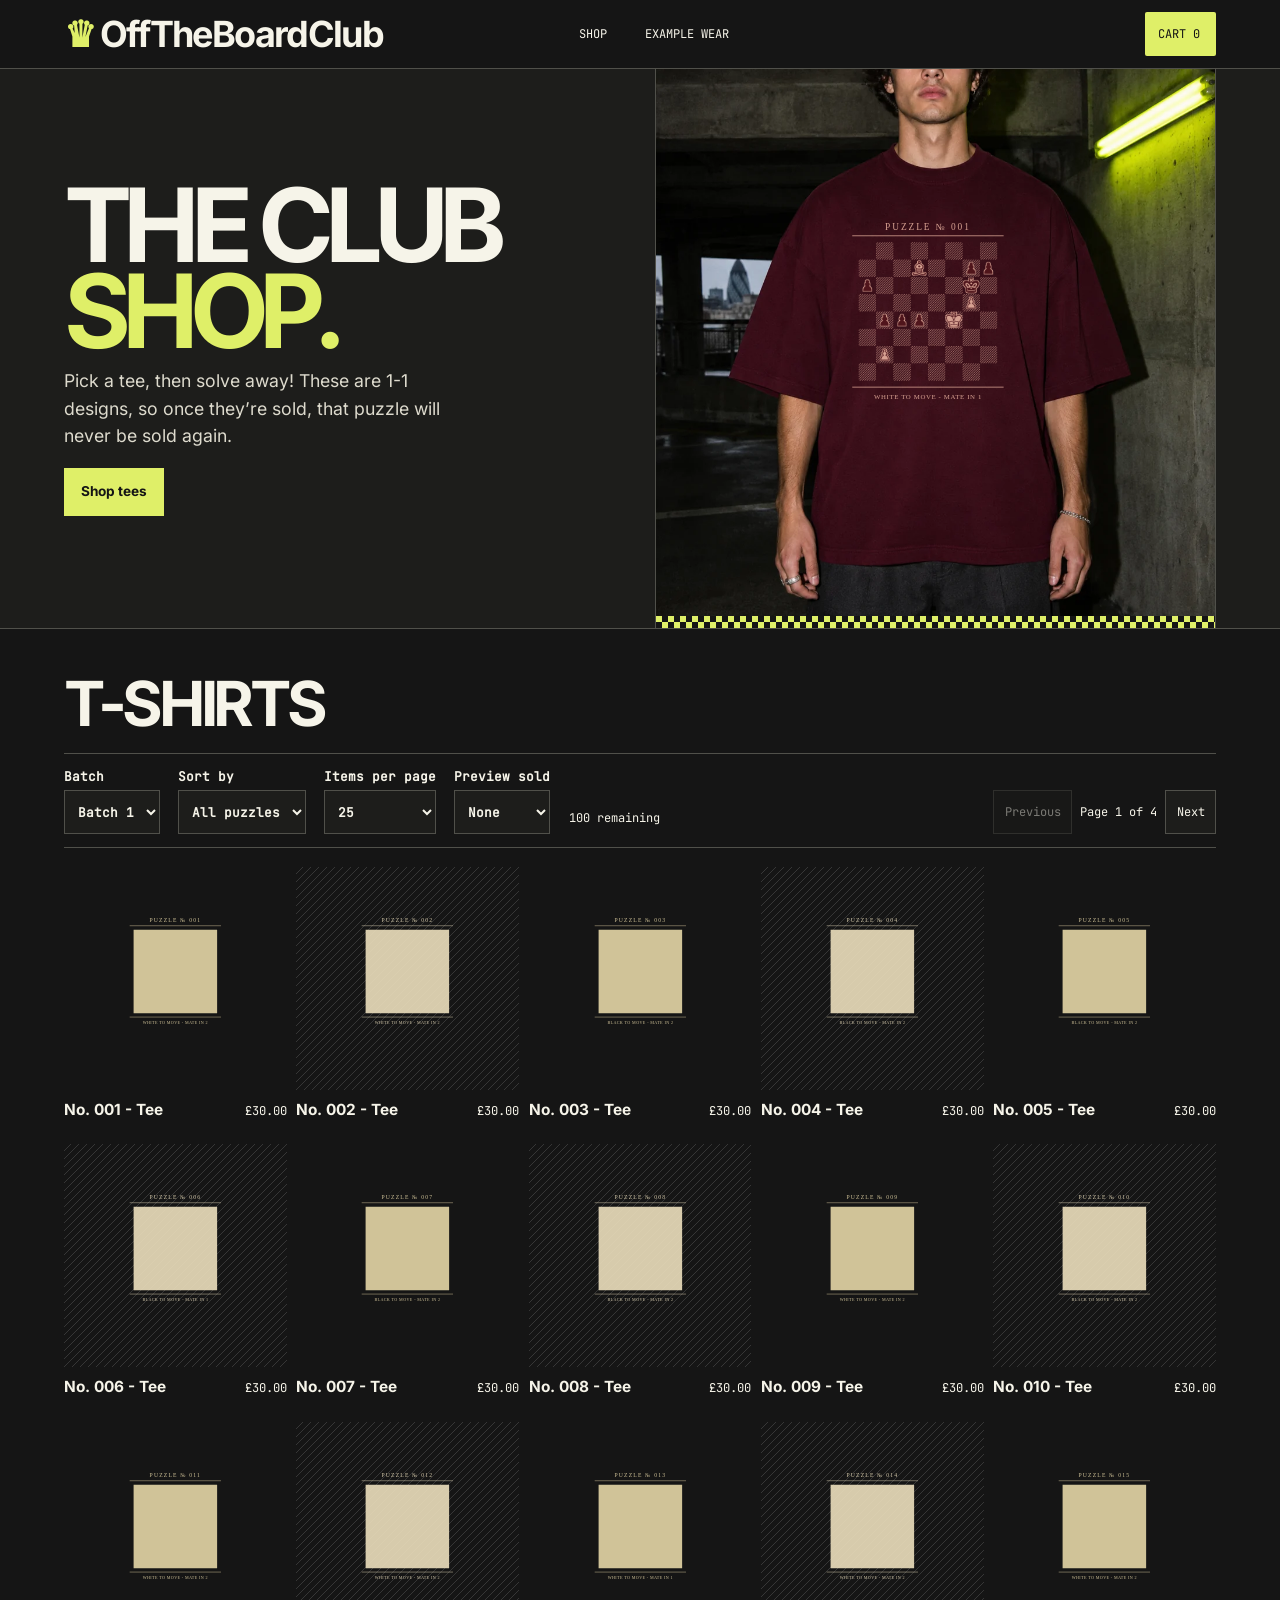
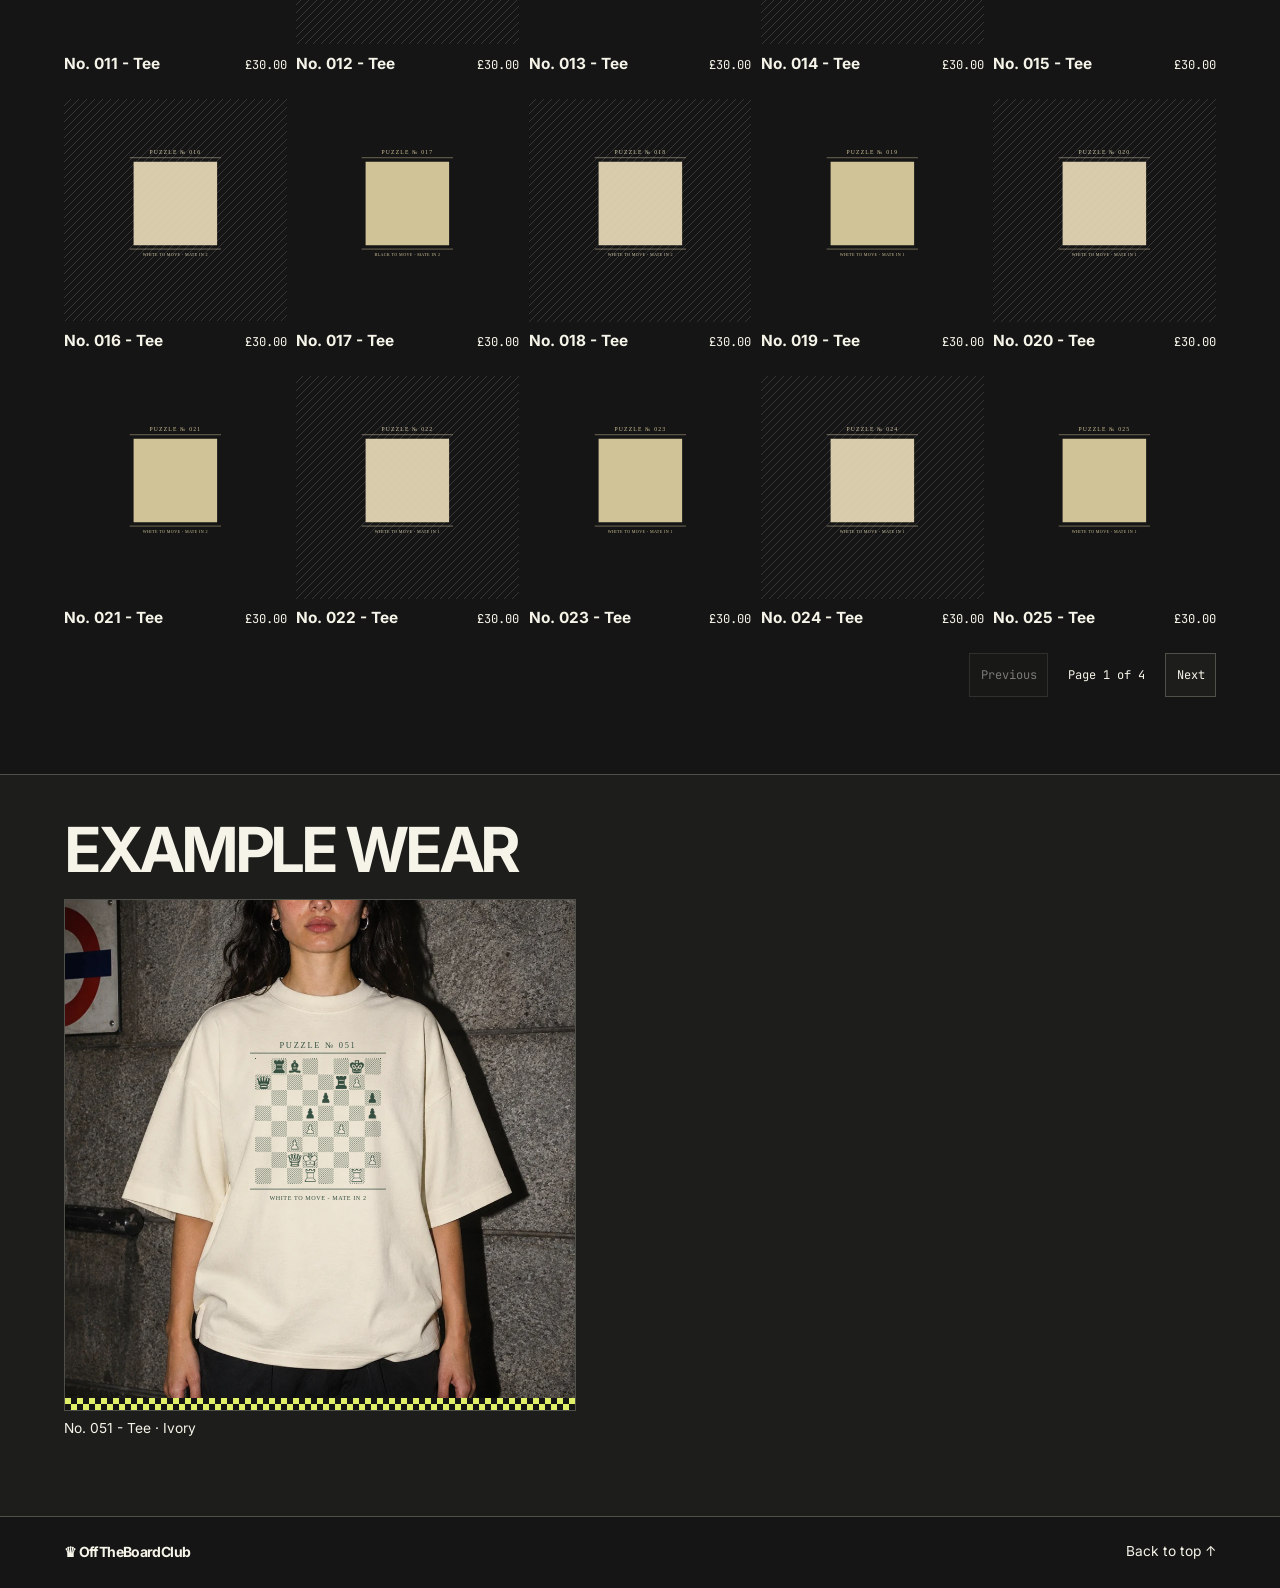
<file: index.html>
<!doctype html>
<html lang="en-GB">
<head>
  <meta charset="utf-8">
  <meta name="viewport" content="width=device-width, initial-scale=1, viewport-fit=cover">
  <meta name="description" content="OffTheBoardClub puzzle T-shirts with interactive chess puzzles.">
  <title>The Club Shop — OffTheBoardClub</title>
  <link rel="stylesheet" href="store.css?v=17">
  <link rel="stylesheet" href="editions.css?v=31">
  <link rel="stylesheet" href="streetwear.css?v=32">
  <script defer src="catalog.js?v=67"></script>
  <script defer src="puzzle-batch-2.js?v=66"></script>
  <script defer src="store.js?v=67"></script>
  <script defer src="editions.js?v=65"></script>
</head>
<body class="postal streetwear" data-edition="club-shop">
<svg class="print-ink-definitions" aria-hidden="true" width="0" height="0">
  <defs>
    <filter id="print-ink-queen" x="0" y="0" width="100%" height="100%" color-interpolation-filters="sRGB"><feColorMatrix type="matrix" values="0 0 0 0 0.9098 0 0 0 0 0.6941 0 0 0 0 0.6235 -.2126 -.7152 -.0722 0 1"/></filter>
    <filter id="print-ink-pawn" x="0" y="0" width="100%" height="100%" color-interpolation-filters="sRGB"><feColorMatrix type="matrix" values="0 0 0 0 0.5020 0 0 0 0 0.8706 0 0 0 0 0.8784 -.2126 -.7152 -.0722 0 1"/></filter>
    <filter id="print-ink-knight" x="0" y="0" width="100%" height="100%" color-interpolation-filters="sRGB"><feColorMatrix type="matrix" values="0 0 0 0 0.9255 0 0 0 0 0.8745 0 0 0 0 0.7412 -.2126 -.7152 -.0722 0 1"/></filter>
    <filter id="print-ink-rook" x="0" y="0" width="100%" height="100%" color-interpolation-filters="sRGB"><feColorMatrix type="matrix" values="0 0 0 0 0.1373 0 0 0 0 0.2510 0 0 0 0 0.1961 -.2126 -.7152 -.0722 0 1"/></filter>
    <filter id="print-ink-forest" x="0" y="0" width="100%" height="100%" color-interpolation-filters="sRGB"><feColorMatrix type="matrix" values="0 0 0 0 0.8980 0 0 0 0 0.8392 0 0 0 0 0.6549 -.2126 -.7152 -.0722 0 1"/></filter>
    <filter id="print-ink-clay" x="0" y="0" width="100%" height="100%" color-interpolation-filters="sRGB"><feColorMatrix type="matrix" values="0 0 0 0 1.0000 0 0 0 0 0.9725 0 0 0 0 0.9216 -.2126 -.7152 -.0722 0 1"/></filter>
    <filter id="print-ink-oatmeal" x="0" y="0" width="100%" height="100%" color-interpolation-filters="sRGB"><feColorMatrix type="matrix" values="0 0 0 0 0.3373 0 0 0 0 0.2000 0 0 0 0 0.1608 -.2126 -.7152 -.0722 0 1"/></filter>
    <filter id="print-ink-coffee" x="0" y="0" width="100%" height="100%" color-interpolation-filters="sRGB"><feColorMatrix type="matrix" values="0 0 0 0 0.9059 0 0 0 0 0.7451 0 0 0 0 0.5176 -.2126 -.7152 -.0722 0 1"/></filter>
  </defs>
</svg>
<a class="skip" href="#main">Skip to content</a>
<div class="shop-shell" id="page-top">
  <header class="site-header">
    <a class="wordmark" href="index.html"><span aria-hidden="true">♛</span> <span class="wordmark-name">OffTheBoardClub</span></a>
    <nav class="section-nav" aria-label="On this page"><a href="#collection">Shop</a><a href="#lookbook">Example wear</a></nav>
    <div class="masthead-actions">
      <button class="bag-button" id="open-bag" type="button">Cart <span id="bag-count">0</span></button>
    </div>
  </header>
  <main id="main">
    <section class="edition-hero shop-hero" aria-labelledby="heading">
      <div class="edition-copy">
        <h1 id="heading"><span>The Club</span> <span>Shop.</span></h1>
        <p>Pick a tee, then solve away! These are 1-1 designs, so once they’re sold, that puzzle will never be sold again.</p>
        <a class="button" href="#collection">Shop tees</a>
      </div>
      <figure><a class="puzzle-photo-link" href="puzzle/index.html?puzzle=001&amp;product=queen&amp;batch=2" aria-label="View No. 001 - Tee, Oxblood"><svg class="tee-preview" role="img" aria-label="No. 001 - Tee in Oxblood on a model: White to move · mate in 1, Puzzle ledger" viewBox="0 0 512 512" width="512" height="512">
    <image href="assets/streetwear-oxblood.webp" width="512" height="512"/>
    <g transform="translate(249 222) scale(.66) translate(-256 -240)">
      <svg x="160" y="144" width="192" height="192" viewBox="0 0 768 768" opacity=".9">
    <image href="assets/chess-template/board.png" width="768" height="768" filter="url(#print-ink-queen)"/>
    <image href="assets/chess-template/white-bishop.png" x="288" y="96" width="96" height="96" filter="url(#piece-ink-queen)"/><image href="assets/chess-template/black-pawn.png" x="576" y="96" width="96" height="96" filter="url(#piece-ink-queen)"/><image href="assets/chess-template/black-pawn.png" x="672" y="96" width="96" height="96" filter="url(#piece-ink-queen)"/><image href="assets/chess-template/black-pawn.png" x="0" y="192" width="96" height="96" filter="url(#piece-ink-queen)"/><image href="assets/chess-template/black-king.png" x="576" y="192" width="96" height="96" filter="url(#piece-ink-queen)"/><image href="assets/chess-template/white-pawn.png" x="576" y="288" width="96" height="96" filter="url(#piece-ink-queen)"/><image href="assets/chess-template/black-pawn.png" x="96" y="384" width="96" height="96" filter="url(#piece-ink-queen)"/><image href="assets/chess-template/black-pawn.png" x="192" y="384" width="96" height="96" filter="url(#piece-ink-queen)"/><image href="assets/chess-template/black-pawn.png" x="288" y="384" width="96" height="96" filter="url(#piece-ink-queen)"/><image href="assets/chess-template/white-king.png" x="480" y="384" width="96" height="96" filter="url(#piece-ink-queen)"/><image href="assets/chess-template/white-pawn.png" x="96" y="576" width="96" height="96" filter="url(#piece-ink-queen)"/>
  </svg>
      <g fill="#e8b19f" opacity=".9" text-anchor="middle" font-family="Georgia, serif">
      <text x="256" y="127" font-size="13" letter-spacing="2.7">PUZZLE № 001</text>
      <path d="M151 135H361M151 345H361" stroke="#e8b19f" stroke-width="1.1"/>
      <text x="256" y="362" font-size="9.5" letter-spacing=".85">WHITE TO MOVE - MATE IN 1</text>
    </g>
    </g>
  </svg></a></figure>
    </section>
    <section class="collection" id="collection">
      <header class="section-header"><h2 id="catalogue-title" tabindex="-1">T-shirts</h2></header>
      <div class="catalog-tools" aria-label="Catalogue controls">
        <label>Batch<select id="filter-batch"><option value="1">Batch 1</option><option value="2">Batch 2</option></select></label>
        <label>Sort by<select id="filter-mate"><option value="">All puzzles</option><option value="1">Mate in 1</option><option value="2">Mate in 2</option></select></label>
        <label>Items per page<select id="catalog-page-size"><option value="25">25</option><option value="50">50</option><option value="100">100</option></select></label>
        <label>Preview sold<select id="preview-sold"><option value="">None</option></select></label>
        <p id="catalog-count" role="status">100 remaining</p>
        <nav class="catalogue-pages catalogue-pages--top" data-catalog-pages aria-label="Catalogue pages above items" hidden>
          <button data-page-step="-1" type="button" aria-controls="products">Previous</button>
          <span data-catalog-page-status role="status"></span>
          <button data-page-step="1" type="button" aria-controls="products">Next</button>
        </nav>
      </div>
      <div id="products" class="products" data-checker-products data-puzzle-catalogue></div>
      <nav class="catalogue-pages" data-catalog-pages aria-label="Catalogue pages below items" hidden>
        <button data-page-step="-1" type="button" aria-controls="products">Previous</button>
        <span data-catalog-page-status></span>
        <button data-page-step="1" type="button" aria-controls="products">Next</button>
      </nav>
    </section>
    <section class="collection lookbook" id="lookbook">
      <header class="section-header"><h2>Example wear</h2></header>
      <div class="lookbook-grid">
        <figure data-worn-look="streetwear-ivory"></figure>
      </div>
    </section>
  </main>
  <footer><span class="wordmark">♛ OffTheBoardClub</span><a href="#page-top">Back to top ↑</a></footer>
</div>
<dialog id="bag-dialog" aria-labelledby="bag-title"></dialog>
<div class="sr-only" id="status" role="status"></div>
</body>
</html>
</file>
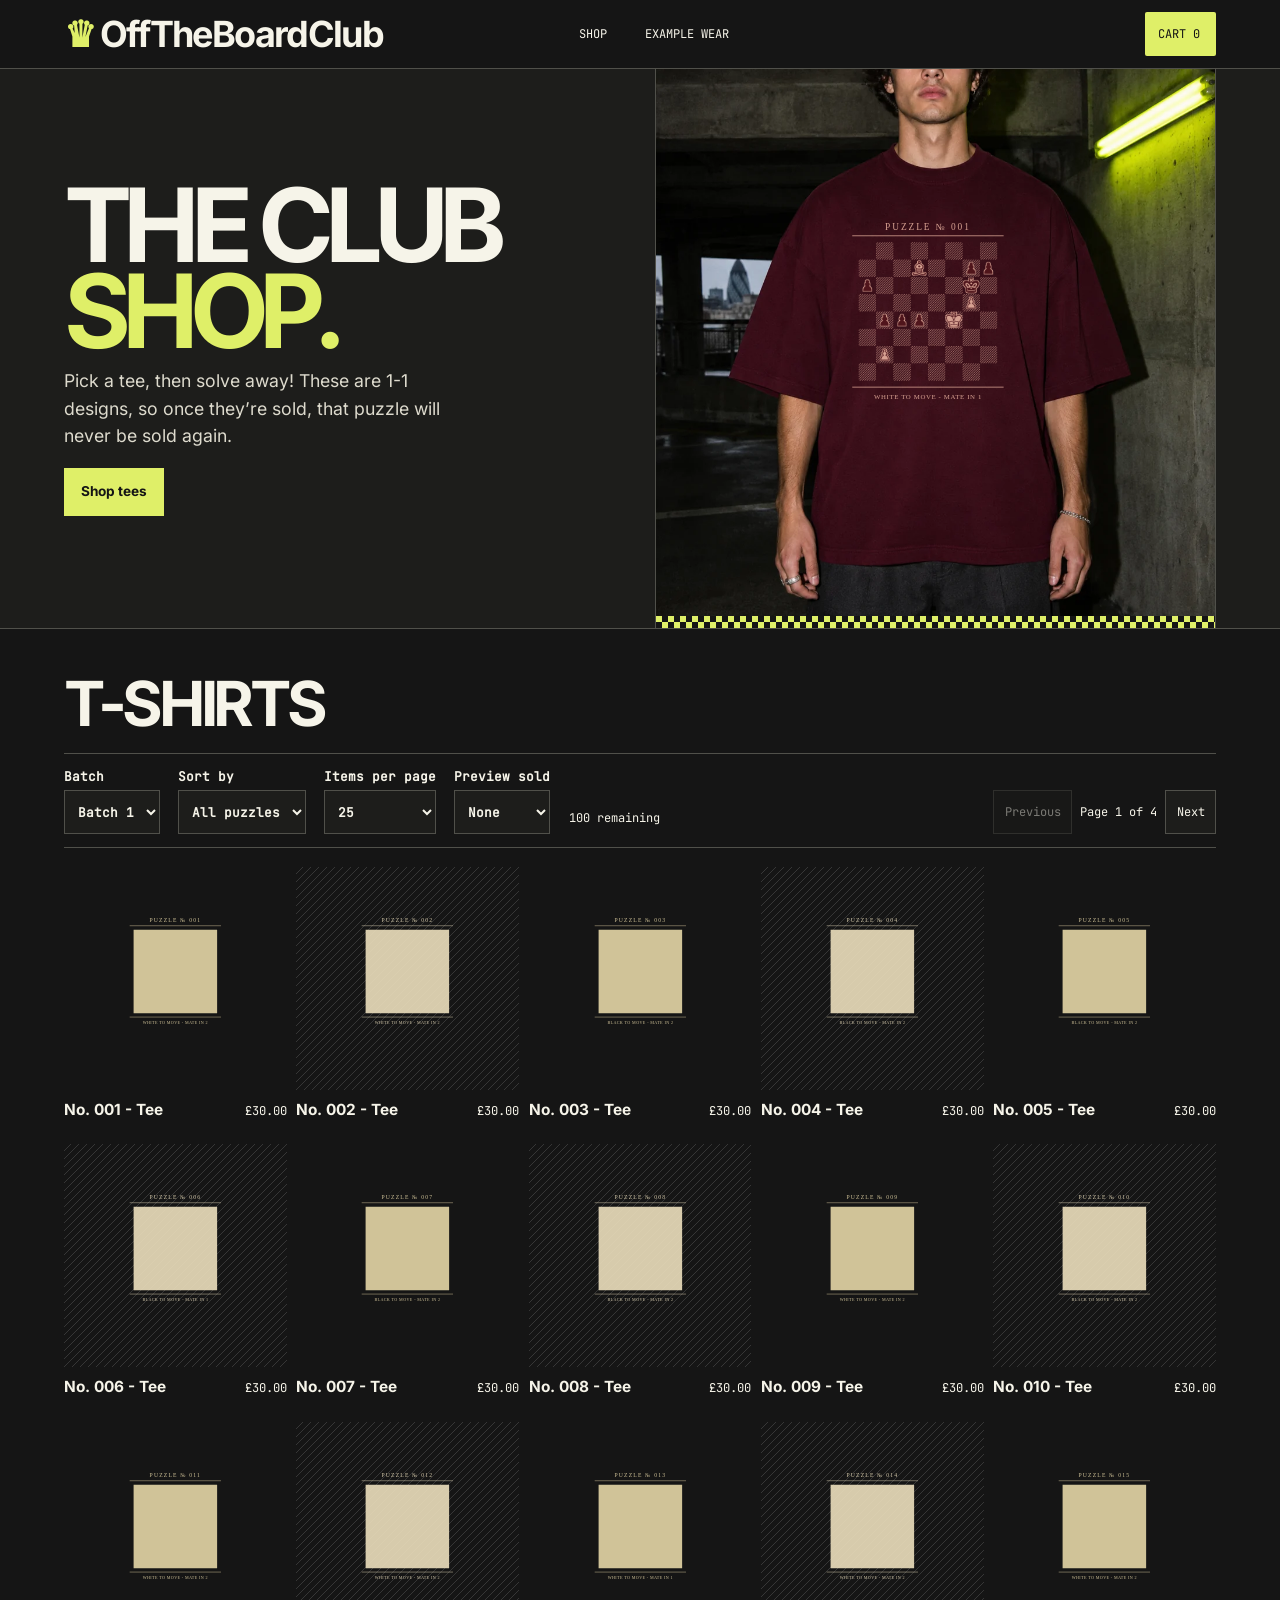
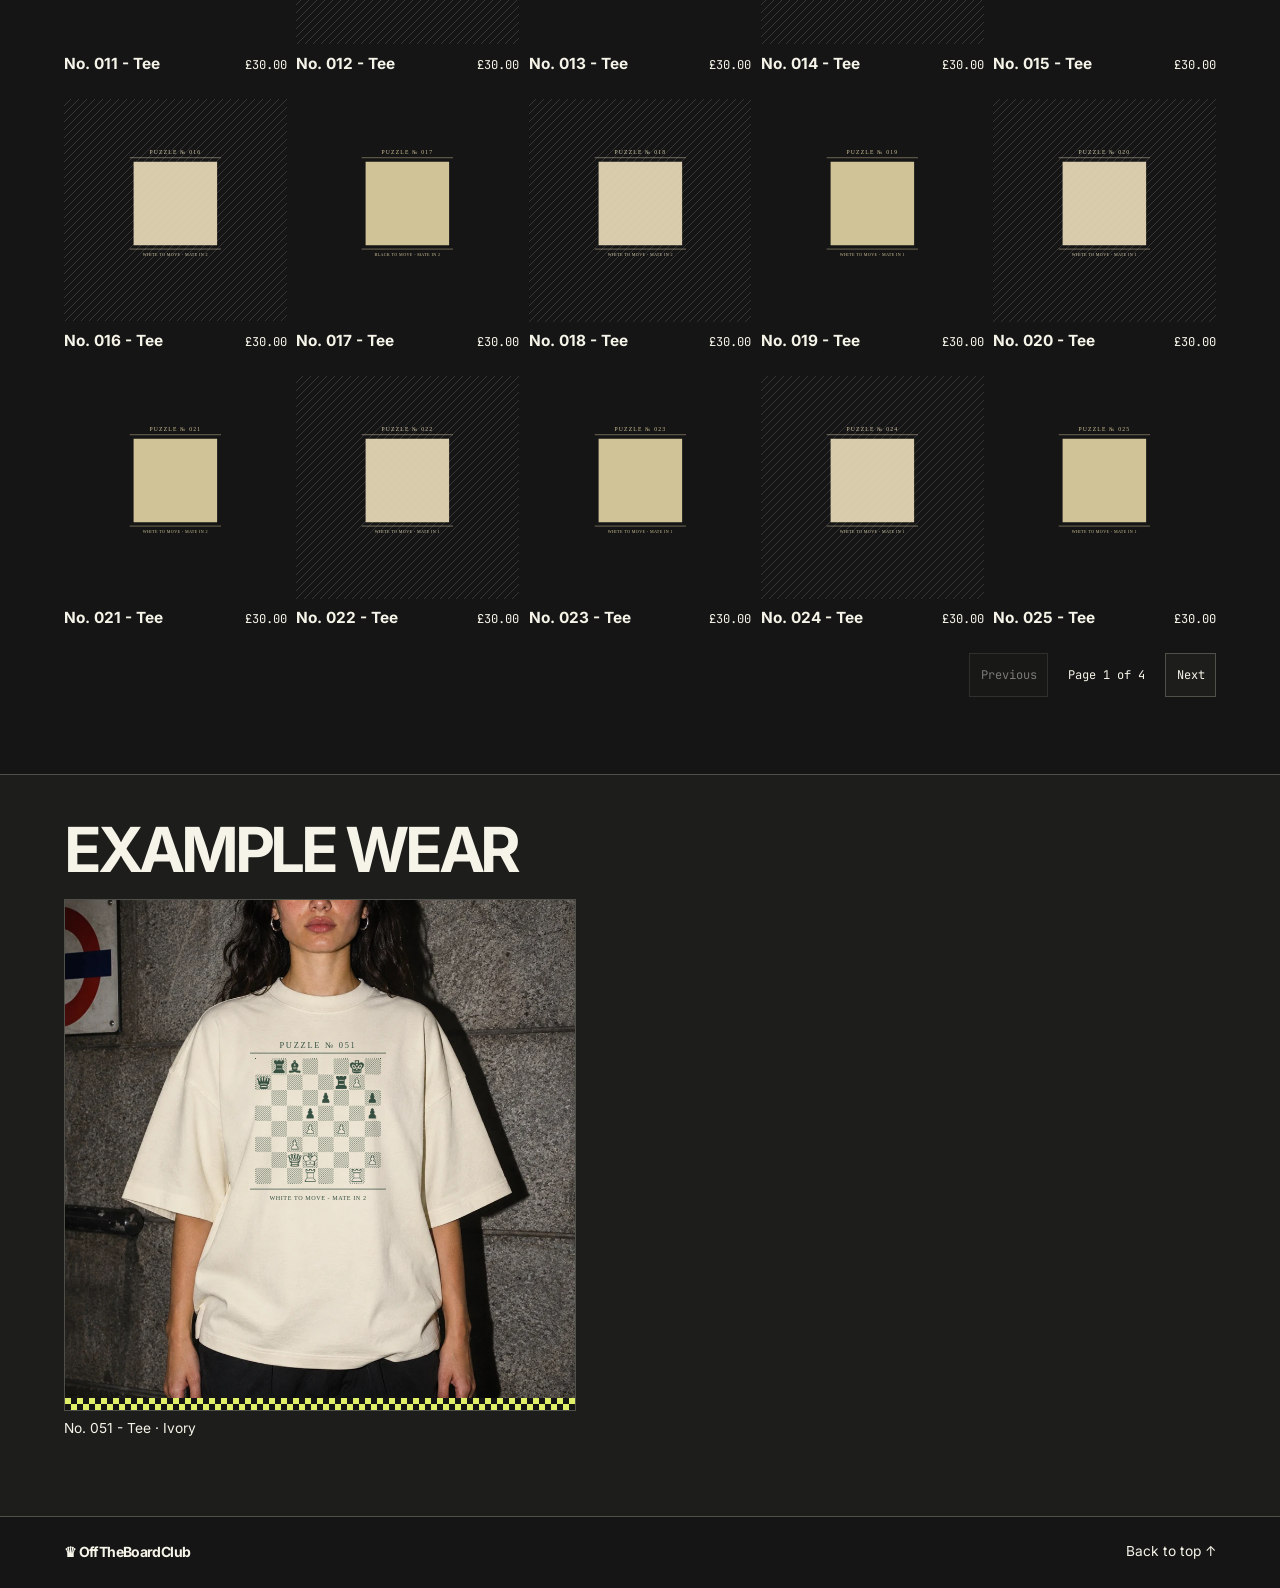
<file: club-shop/index.html>
<!doctype html>
<html lang="en-GB">
<head>
  <meta charset="utf-8">
  <meta name="viewport" content="width=device-width, initial-scale=1">
  <title>The Club Shop — OffTheBoardClub</title>
  <script>location.replace('../index.html' + location.search + location.hash);</script>
</head>
<body><a href="../index.html">The Club Shop</a></body>
</html>
</file>
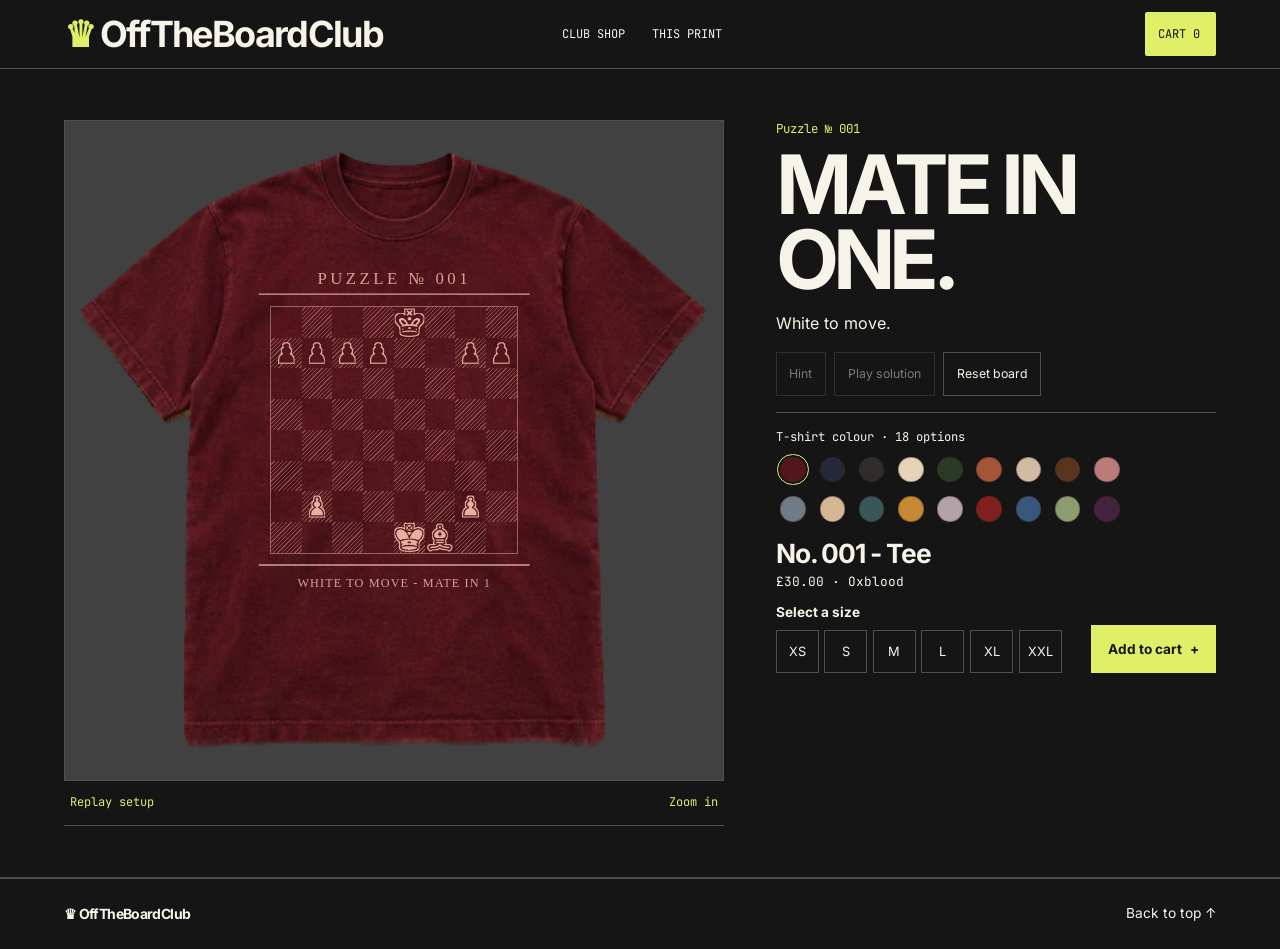
<file: puzzle-001/index.html>
<!doctype html>
<html lang="en-GB">
<head>
  <meta charset="utf-8">
  <meta name="viewport" content="width=device-width, initial-scale=1, viewport-fit=cover">
  <title>Puzzle 001 — OffTheBoardClub</title>
  <script>
    const next = new URL('../puzzle/index.html' + location.search, location.href);
    if (!next.searchParams.has('puzzle')) next.searchParams.set('puzzle', '001');
    next.hash = location.hash;
    location.replace(next);
  </script>
</head>
<body><a href="../puzzle/index.html?puzzle=001">View puzzle 001</a></body>
</html>
</file>
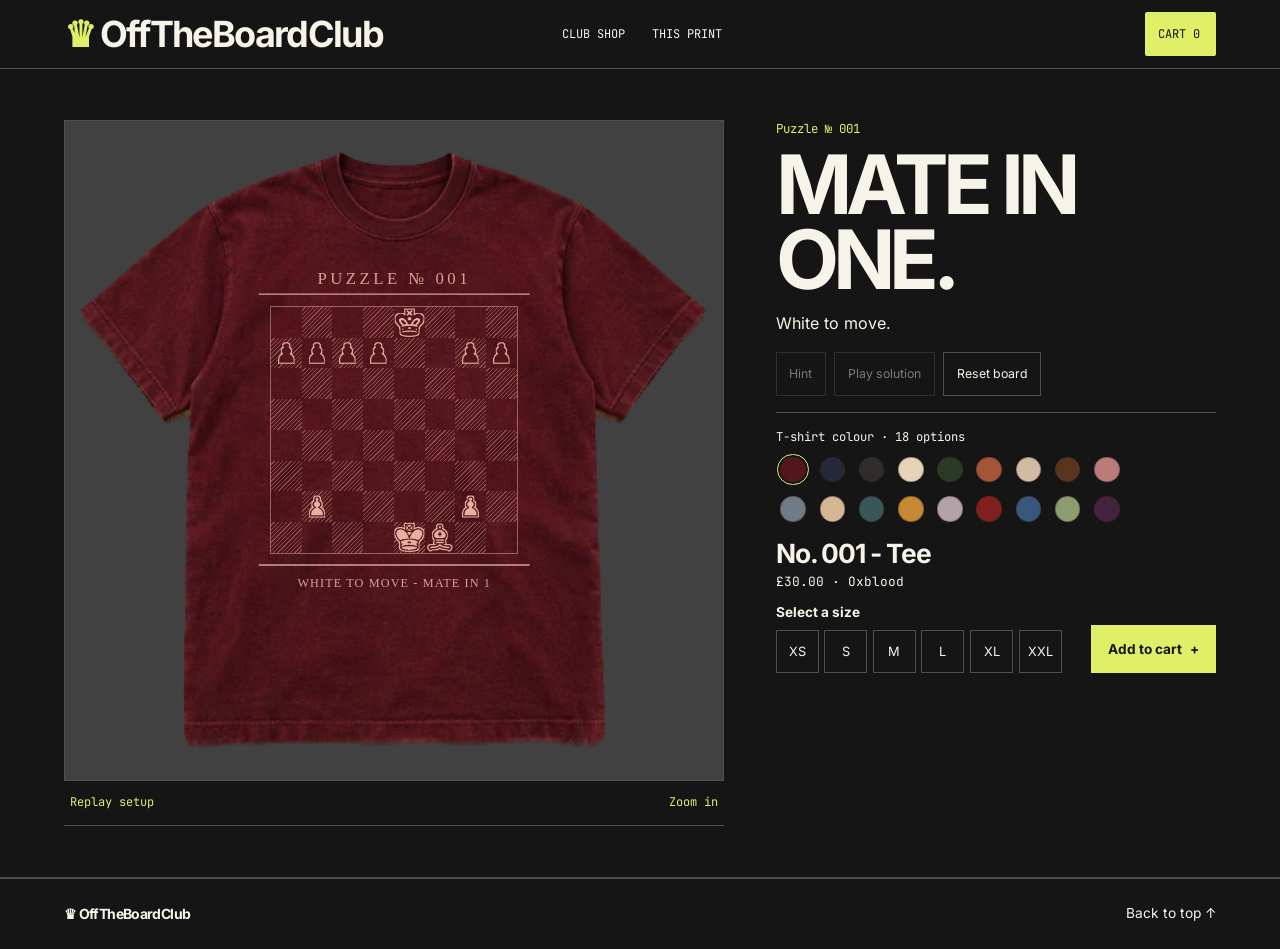
<file: puzzle/index.html>
<!doctype html>
<html lang="en-GB">
<head>
  <meta charset="utf-8">
  <meta name="viewport" content="width=device-width, initial-scale=1, viewport-fit=cover">
  <meta name="description" content="OffTheBoardClub puzzle T-shirts with interactive chess puzzles.">
  <title>Play the print — OffTheBoardClub</title>
  <link rel="stylesheet" href="../store.css?v=17">
  <link rel="stylesheet" href="../puzzle.css">
  <link rel="stylesheet" href="../editions.css?v=42">
  <link rel="stylesheet" href="../streetwear.css?v=25">
  <script defer src="../catalog.js?v=67"></script>
  <script defer src="../puzzle-positions.js"></script>
  <script defer src="../puzzle-batch-2.js?v=66"></script>
  <script defer src="../puzzle-setups.js?v=69"></script>
  <script defer src="../puzzle-batch-2-setups.js?v=69"></script>
  <script defer src="../puzzle-page.js?v=67"></script>
  <script defer src="../store.js?v=67"></script>
  <script defer src="../puzzle.js?v=65"></script>
  <script defer src="../editions.js?v=28"></script>
</head>
<body class="postal streetwear" data-edition="problem-sheet">
<svg class="print-ink-definitions" aria-hidden="true" width="0" height="0">
  <defs>
    <filter id="print-ink-queen" x="0" y="0" width="100%" height="100%" color-interpolation-filters="sRGB"><feColorMatrix type="matrix" values="0 0 0 0 0.9098 0 0 0 0 0.6941 0 0 0 0 0.6235 -.2126 -.7152 -.0722 0 1"/></filter>
    <filter id="print-ink-pawn" x="0" y="0" width="100%" height="100%" color-interpolation-filters="sRGB"><feColorMatrix type="matrix" values="0 0 0 0 0.5020 0 0 0 0 0.8706 0 0 0 0 0.8784 -.2126 -.7152 -.0722 0 1"/></filter>
    <filter id="print-ink-knight" x="0" y="0" width="100%" height="100%" color-interpolation-filters="sRGB"><feColorMatrix type="matrix" values="0 0 0 0 0.9255 0 0 0 0 0.8745 0 0 0 0 0.7412 -.2126 -.7152 -.0722 0 1"/></filter>
    <filter id="print-ink-rook" x="0" y="0" width="100%" height="100%" color-interpolation-filters="sRGB"><feColorMatrix type="matrix" values="0 0 0 0 0.1373 0 0 0 0 0.2510 0 0 0 0 0.1961 -.2126 -.7152 -.0722 0 1"/></filter>
    <filter id="print-ink-forest" x="0" y="0" width="100%" height="100%" color-interpolation-filters="sRGB"><feColorMatrix type="matrix" values="0 0 0 0 0.8980 0 0 0 0 0.8392 0 0 0 0 0.6549 -.2126 -.7152 -.0722 0 1"/></filter>
    <filter id="print-ink-clay" x="0" y="0" width="100%" height="100%" color-interpolation-filters="sRGB"><feColorMatrix type="matrix" values="0 0 0 0 1.0000 0 0 0 0 0.9725 0 0 0 0 0.9216 -.2126 -.7152 -.0722 0 1"/></filter>
    <filter id="print-ink-oatmeal" x="0" y="0" width="100%" height="100%" color-interpolation-filters="sRGB"><feColorMatrix type="matrix" values="0 0 0 0 0.3373 0 0 0 0 0.2000 0 0 0 0 0.1608 -.2126 -.7152 -.0722 0 1"/></filter>
    <filter id="print-ink-coffee" x="0" y="0" width="100%" height="100%" color-interpolation-filters="sRGB"><feColorMatrix type="matrix" values="0 0 0 0 0.9059 0 0 0 0 0.7451 0 0 0 0 0.5176 -.2126 -.7152 -.0722 0 1"/></filter>
  </defs>
</svg>
<a class="skip" href="#main">Skip to content</a>
<div class="shop-shell" id="page-top">
  <header class="site-header">
    <a class="wordmark" href="../index.html"><span aria-hidden="true">♛</span> <span class="wordmark-name">OffTheBoardClub</span></a>
    <nav class="section-nav" aria-label="Page navigation"><a href="../index.html#collection" data-shop-back>Club shop</a><a href="#collection">This print</a></nav>
    <div class="masthead-actions">
      <button class="bag-button" id="open-bag" type="button">Cart <span id="bag-count">0</span></button>
    </div>
  </header>
  <main id="main">
    <section class="chess-puzzle" id="puzzle" aria-labelledby="puzzle-title" data-playable-print>
      <div class="problem-intro">
        <p class="puzzle-number" data-puzzle-number>Puzzle № 001</p>
        <h1 id="puzzle-title">Mate in one.</h1>
        <p data-side-to-move>White to move.</p>
      </div>
      <figure class="puzzle-shirt">
        <div class="shirt-viewport" id="shirt-viewport" data-shirt-view>
          <div class="shirt-surface" data-shirt-colour-surface>
            <div class="shirt-art" data-shirt-art aria-hidden="true"></div>
            <div class="puzzle-board" role="group" aria-label="Chessboard printed on the item. Tap a piece and its destination, or use arrow keys to move between squares and Enter or Space to select."></div>
          </div>
        </div>
        <figcaption>
          <div class="setup-controls">
            <button type="button" data-replay-setup hidden>Replay setup</button>
          </div>
          <button type="button" data-shirt-zoom aria-pressed="false" aria-controls="shirt-viewport">Zoom in</button>
        </figcaption>
      </figure>
      <div class="problem-tools">
        <div class="puzzle-actions">
          <button type="button" data-hint>Hint</button>
          <button type="button" data-solution>Play solution</button>
          <button type="button" data-reset>Reset board</button>
        </div>
        <div class="puzzle-result">
          <p class="puzzle-feedback" role="status"></p>
          <span class="puzzle-stamp" aria-hidden="true" hidden>Checkmate</span>
          <div class="puzzle-actions promotion-choices" role="group" aria-label="Promote pawn" data-promotion hidden>
            <button type="button" data-promote="q">Queen</button>
            <button type="button" data-promote="r">Rook</button>
            <button type="button" data-promote="b">Bishop</button>
            <button type="button" data-promote="n">Knight</button>
          </div>
        </div>
        <section class="puzzle-purchase" id="collection" aria-label="Shop this print">
          <fieldset class="shirt-colours" data-shirt-colours>
            <legend data-colour-label>Item colour</legend>
            <div class="shirt-swatches"></div>
          </fieldset>
          <div id="products" data-featured-product="queen" data-featured-print="001"></div>
        </section>
      </div>
    </section>
  </main>
  <footer><span class="wordmark">♛ OffTheBoardClub</span><a href="#page-top">Back to top ↑</a></footer>
</div>
<dialog id="bag-dialog" aria-labelledby="bag-title"></dialog>
<div class="sr-only" id="status" role="status"></div>
</body>
</html>
</file>
<file: store.css>
@font-face{font-family:Inter;src:url(assets/Inter-400.woff2);font-weight:400;font-display:swap}
@font-face{font-family:Inter;src:url(assets/Inter-700.woff2);font-weight:700;font-display:swap}
@font-face{font-family:Garamond;src:url(assets/EBGaramond-400.woff2);font-display:swap}
@font-face{font-family:JetBrains;src:url(assets/JetBrainsMono-400.woff2);font-display:swap}
:root{--sans:Inter,Arial,sans-serif;--serif:Garamond,Georgia,serif;--mono:JetBrains,monospace}
*{box-sizing:border-box}
body{margin:0;background:var(--page);color:var(--ink);font:16px/1.55 var(--sans)}
a{color:inherit;text-underline-offset:.3em}
button{font:inherit;color:inherit;cursor:pointer}
button:disabled{opacity:.45;cursor:default}
button:focus-visible,a:focus-visible,input:focus-visible+span{outline:2px solid var(--ink);outline-offset:4px}
img{display:block;width:100%;height:auto}
h1,h2,h3,p,figure{margin:0}
h1,h2{font-family:var(--display,var(--sans));font-weight:var(--weight,700);line-height:.94;letter-spacing:var(--tracking,-.065em)}
h1{font-size:clamp(3.3rem,7.6vw,8rem)}
h2{font-size:clamp(2.35rem,5.6vw,5.5rem)}
.sr-only,.skip:not(:focus){position:absolute;width:1px;height:1px;overflow:hidden;clip-path:inset(50%)}
.skip:focus{position:absolute;z-index:3;top:.6rem;left:.6rem;padding:.65rem;background:var(--page)}
.site-header,footer{display:flex;align-items:center;justify-content:space-between;gap:1.25rem;padding:1.15rem var(--gutter);border-bottom:1px solid var(--line)}
.site-header nav{display:flex;gap:clamp(1rem,3vw,3rem)}
.site-header nav a,footer a{font-size:.86rem;text-decoration:none}
.site-header nav a:hover,footer a:hover{text-decoration:underline}
.wordmark{font-size:clamp(1rem,2.15vw,1.65rem);font-weight:700;text-decoration:none;letter-spacing:-.06em;line-height:1}
.bag-button{border:1px solid var(--line);background:transparent;padding:.55rem .8rem;white-space:nowrap}
.bag-button span{font-family:var(--mono);margin-left:.25rem}
.hero-copy{position:relative;z-index:1}
.eyebrow{font: .72rem/1.4 var(--mono);letter-spacing:.095em;text-transform:uppercase}
.hero h1{margin:1.1rem 0 1.3rem}
.intro{max-width:32ch}
.button{display:inline-flex;justify-content:space-between;align-items:center;gap:1.4rem;padding:.78rem 1rem;border:1px solid transparent;background:var(--accent);color:var(--on-accent);text-decoration:none;font-weight:700}
.button:hover{filter:brightness(.88)}
.hero .button{margin-top:1.65rem}
.campaign{position:relative;overflow:hidden;min-width:0}
.campaign img{height:100%;object-fit:cover}
.campaign figcaption{position:absolute;bottom:0;left:0;display:flex;justify-content:space-between;gap:1rem;width:100%;padding:.6rem .85rem;background:var(--caption,#141414);color:var(--caption-ink,#fff);font:.7rem/1.3 var(--mono)}
.collection{padding:clamp(2.6rem,6vw,6.5rem) var(--gutter)}
.section-header{display:flex;align-items:end;justify-content:space-between;gap:1rem;margin-bottom:1.75rem}
.section-header p{font:.72rem/1.35 var(--mono)}
.products{display:grid;grid-template-columns:repeat(4,minmax(0,1fr));gap:clamp(.75rem,2vw,2rem)}
.product{min-width:0}
.product-photo{display:block;width:100%;padding:0;border:0;background:#d6cbc0;overflow:hidden}
.product-photo .tee-preview{transition:transform .3s ease}
.product-photo:hover .tee-preview{transform:scale(1.045)}
.product-info{display:grid;grid-template-columns:1fr auto;gap:.2rem .55rem;margin:.8rem 0;font-size:.9rem}
.product-info h3{font-size:inherit;line-height:1.3}
.product-info p{font-size:.8rem}
.product-info>span{font-family:var(--mono);font-size:.76rem}
.quick{display:flex;justify-content:space-between;align-items:center;min-height:44px;width:100%;padding:.45rem 0;border:0;border-top:1px solid var(--line);background:none;text-align:left;font-size:.82rem}
.quick:hover{text-decoration:underline}
.story{display:grid;grid-template-columns:1fr 1fr;align-items:center;gap:clamp(1.5rem,6vw,7rem);padding:clamp(2rem,5vw,5rem) var(--gutter);background:var(--panel)}
.story img{aspect-ratio:4/3;object-fit:cover}
.story h2{margin:.65rem 0 1rem}
.story p:not(.eyebrow){max-width:45ch}
.story a{display:inline-block;margin-top:1.1rem;font-size:.9rem}
footer{border-top:1px solid var(--line);border-bottom:0;padding-block:1.7rem}
dialog{color:var(--ink);background:var(--page);border:1px solid var(--line);max-height:calc(100dvh - 2rem);padding:0;overscroll-behavior:contain}
dialog::backdrop{background:#08080ac2}
dialog .close{position:absolute;top:.55rem;right:.55rem;z-index:1;width:44px;height:44px;border:1px solid var(--line);background:var(--page);font-size:1.55rem;line-height:1}
#product-dialog{width:min(760px,calc(100% - 2rem))}
#product-dialog[open]{display:grid;grid-template-columns:1fr 1fr;align-items:center}
.product-detail{padding:2.5rem 1.45rem 1.5rem}
dialog h2{font-size:clamp(2rem,4vw,3.25rem);margin:.3rem 0 .85rem}
.product-detail p+p{margin-top:.65rem}
fieldset{border:0;padding:0;margin:1rem 0 .7rem}
legend{padding:0;margin-bottom:.45rem;font-weight:700;font-size:.85rem}
.sizes{display:flex;flex-wrap:wrap;gap:.35rem}
.sizes label{position:relative;cursor:pointer}
.sizes input{position:absolute;opacity:0}
.sizes span{display:grid;place-items:center;min-width:43px;min-height:43px;border:1px solid var(--line);font-size:.8rem}
.sizes input:checked+span{background:var(--accent);color:var(--on-accent)}
#size-status{block-size:2lh;overflow:auto;font-size:.78rem;}
#bag-dialog{width:min(500px,100%);max-width:100%;height:100dvh;max-height:100dvh;margin:0 0 0 auto;padding:3.5rem 1.4rem 1.4rem}
#bag-dialog .button{margin-top:1rem;width:100%}
.bag-list{list-style:none;padding:0;margin:1.4rem 0}
.bag-line{display:grid;grid-template-columns:64px minmax(0,1fr) auto;gap:.65rem;padding:.85rem 0;border-top:1px solid var(--line);font-size:.9rem}
.bag-line p{font-size:.8rem}
.quantity{display:flex;gap:.6rem;align-items:center;margin-top:.4rem}
.quantity button{font-size:1.1rem;width:44px;height:44px;background:none;border:1px solid var(--line)}
.subtotal{display:flex;justify-content:space-between;border-top:1px solid var(--line);padding-top:.75rem;margin-bottom:.85rem}

.postal{--page:#f4e6d2;--ink:#542719;--line:#a67863;--panel:#e8cbb0;--accent:#812c26;--on-accent:#fff5e7;--gutter:clamp(1rem,6vw,7rem);--display:var(--serif);--weight:400;--tracking:-.055em;--caption:#7b2f25;--caption-ink:#fff5e7}
.postal .site-header{border-top:7px solid var(--ink)}
.postal .wordmark{font:400 clamp(1.2rem,3vw,2.05rem)/1 var(--serif)}
.postal .hero{padding:clamp(1.1rem,4.5vw,4.5rem) var(--gutter);background:repeating-linear-gradient(0deg,#0000 0 5px,#6c301106 5px 6px)}
.postal-card{display:grid;grid-template-columns:1fr .93fr;align-items:stretch;padding:clamp(.55rem,2vw,1.35rem);transform:rotate(var(--postcard-angle,0deg));border:1px solid var(--line);background:#fbefdb;box-shadow:6px 6px 0 #6e3e3422}
.postal .hero-copy{align-self:center;padding:clamp(1.2rem,5vw,5.5rem)}
.postal .campaign{min-height:430px;border:5px solid #fbefdb;outline:1px dashed var(--line);outline-offset:-1px}
.postal .campaign img{position:absolute;inset:0;object-position:center 35%}
.postal .collection{border-top:1px dashed var(--line)}
.postal .products{grid-template-columns:repeat(2,minmax(0,1fr));max-width:960px;margin:auto;gap:clamp(1rem,3vw,2.5rem)}
.postal .product{padding:.65rem;background:#fbefdb;border:1px solid var(--line)}
.postal .story img{filter:sepia(.35)}
</file>
<file: editions.css>
.postal {
  --page: #faf5ec;
  --panel: #f3e8d7;
  --ink: #37231d;
  --line: #b99e89;
  --accent: #792e2c;
  --on-accent: #fff8ed;
  --paper-light: #fffbf4;
  --oxblood: #742b2c;
  --content-width: 72rem;
  --edge-space: clamp(.875rem, 4.4vw, 3.25rem);
  --gutter: max(var(--edge-space), calc((100% - var(--content-width)) / 2));
  --section-space: clamp(2.75rem, 6vw, 5.75rem);
  --column-gap: clamp(1.5rem, 5vw, 4.75rem);
  --card-gap: clamp(.75rem, 2.5vw, 2rem);
  --control-height: 2.75rem;
  --control-gap: clamp(.25rem, .8vw, .75rem);
  --nav-cell: clamp(4.25rem, 7vw, 6rem);
}
.folio-page > .site-header {
  z-index: 4;
  display: grid;
  /* Equal flanks hold the navigation on the content midpoint. */
  grid-template-columns: minmax(0, 1fr) max-content minmax(0, 1fr);
  grid-template-areas: "brand navigation actions";
  gap: .25rem var(--control-gap);
  min-height: 4rem;
  padding-block: .5rem;
  border-top: 0;
  border-color: #d9c7b8;
}
.postal .wordmark { font-size: clamp(1.25rem, 2.85vw, 1.85rem); letter-spacing: -.045em; }
.postal .site-header .wordmark {
  grid-area: brand;
  display: inline-flex;
  align-items: center;
  gap: .32rem;
  width: fit-content;
  max-width: 100%;
  min-height: var(--control-height);
  font-size: clamp(1.5625rem, 3.5625vw, 2.3125rem);
}
.site-header .wordmark [aria-hidden="true"] { color: var(--accent); }
.wordmark-name { min-width: 0; }
.wordmark-name small {
  display: block;
  margin-top: .2rem;
  font-size: .55em;
  letter-spacing: normal;
  line-height: 1.15;
}
.site-header .section-nav {
  grid-area: navigation;
  display: grid;
  grid-auto-flow: column;
  grid-auto-columns: var(--nav-cell);
  justify-self: center;
  align-items: center;
  gap: var(--control-gap);
}
.masthead-actions {
  grid-area: actions;
  display: flex;
  align-items: center;
  justify-self: end;
  gap: var(--control-gap);
}
.section-nav a, .edition-menu summary {
  display: inline-flex;
  align-items: center;
  justify-content: center;
  gap: .32rem;
  min-height: var(--control-height);
  padding-inline: .56rem;
  border-radius: 2px;
  font-size: .82rem;
  white-space: nowrap;
}
.site-header .section-nav a:hover, .edition-menu summary:hover,
.section-nav a[aria-current="location"], .edition-menu[open] summary {
  background: var(--panel);
  color: var(--accent);
  text-decoration: none;
}
.section-nav a[aria-current="location"] { box-shadow: inset 0 -2px var(--accent); }
.edition-menu { position: relative; }
.edition-menu summary { cursor: pointer; list-style: none; }
.edition-menu summary::-webkit-details-marker { display: none; }
.edition-menu[open] summary span { transform: rotate(180deg); }
.edition-menu summary:focus-visible { outline: 2px solid var(--ink); outline-offset: 2px; }
.edition-menu ul {
  position: absolute;
  right: 0;
  top: calc(100% + .35rem);
  width: max-content;
  min-width: 11rem;
  margin: 0;
  padding: .3rem;
  list-style: none;
  border: 1px solid var(--line);
  background: var(--paper-light);
  box-shadow: 0 6px 22px #4a201820;
}
.edition-menu li a {
  display: flex;
  align-items: center;
  min-height: 42px;
  padding: .45rem .65rem;
  font-size: .82rem;
  text-decoration: none;
}
.edition-menu li a:hover, .edition-menu a[aria-current="page"] { background: var(--panel); text-decoration: underline; }
.edition-menu-overview { margin-top: .2rem; border-top: 1px solid #d9c7b8; }
.postal .bag-button {
  display: inline-flex;
  align-items: center;
  justify-content: center;
  min-height: var(--control-height);
  white-space: nowrap;
  font-variant-numeric: tabular-nums;
  padding: .4rem .75rem;
  border-color: transparent;
  border-radius: 2px;
  background: var(--accent);
  color: var(--on-accent);
  font-size: .8rem;
}
.postal .bag-button:hover { background: #632524; }
.bag-button span { margin-left: .2rem; min-inline-size: 2ch; text-align: center; }
.postal footer { border-color: #d9c7b8; }

.edition-hero {
  display: grid;
  align-items: center;
  gap: var(--column-gap);
  padding: var(--section-space) var(--gutter);
}
.edition-copy h1, [data-edition="problem-sheet"] #puzzle-title {
  margin: 0 0 .85rem;
  font-size: clamp(3.25rem, 7.35vw, 7.35rem);
  line-height: .86;
  letter-spacing: -.068em;
}
.edition-copy h1 em { color: var(--accent); font-weight: inherit; }
.edition-copy > p {
  max-width: 34ch;
  font-size: clamp(.95rem, 1.4vw, 1.1rem);
  line-height: 1.55;
}
.edition-copy .button { margin-top: 1.15rem; }
.button { min-height: var(--control-height); border-radius: 2px; font-size: .85rem; }
.edition-hero figure { min-width: 0; }
.edition-hero figcaption { font: .72rem/1.45 var(--mono); }
.postal .collection {
  padding: var(--section-space) var(--gutter);
  border-top: 1px solid #d9c7b8;
}
.postal .section-header { margin-bottom: 1.3rem; }
.postal .section-header h2, .fit-sheet h2, .puzzle-copy h2 { font-size: clamp(2.35rem, 4.85vw, 4.65rem); }
.postal .products {
  grid-template-columns: repeat(4, minmax(0, 1fr));
  gap: var(--card-gap);
  max-width: none;
}
.postal .product {
  display: grid;
  grid-template-rows: auto 1fr auto;
  padding: 0;
  border: 0;
  background: none;
}
.postal .product-photo { border-radius: 2px; }
.postal .product-photo:focus-visible .tee-preview { transform: scale(1.045); }
.print-ink-definitions { position: absolute; }
.tee-preview {
  display: block;
  width: 100%;
  height: auto;
  aspect-ratio: 1;
  background: #e9daca;
}
.print-field { display: grid; gap: .3rem; margin-top: .7rem; font-size: .82rem; font-weight: 700; }
.print-field select { width: 100%; min-width: 0; font-weight: 400; }
.product-visual { min-width: 0; }
.bag-line .tee-preview { align-self: start; }
.product-detail { min-width: 0; }

.postal .product-info { margin: .8rem 0 .45rem; }
.postal .product-info h3 { font-size: .88rem; }
.postal .quick { font: .79rem var(--sans); }
.postal .product[hidden], .postcard-faces [hidden], .puzzle-stamp[hidden] { display: none; }

.postal select, .postal input[type="number"] {
  min-height: var(--control-height);
  max-width: 100%;
  padding: .4rem .55rem;
  border: 1px solid var(--line);
  border-radius: 2px;
  background: var(--paper-light);
  color: var(--ink);
  font: inherit;
}
.postal :is(select, input):focus-visible { outline: 2px solid var(--ink); outline-offset: 2px; }
.postal .chess-puzzle {
  gap: var(--column-gap);
  padding: var(--section-space) var(--gutter);
  border-block: 1px solid #d9c7b8;
}
.puzzle-copy h2 { margin-top: 0; }
.puzzle-credit { font-size: .76rem; }
.puzzle-actions button { border-radius: 2px; font-size: .77rem; }
.puzzle-board { width: min(100%, 25rem); box-shadow: none; }
.puzzle-result {
  position: relative;
  display: grid;
  justify-items: start;
  gap: .5rem;
}
.puzzle-result:has(.promotion-choices:not([hidden])) {
  padding-top: .75rem;
}
.puzzle-result:has(.puzzle-feedback:not(:empty), .puzzle-stamp:not([hidden])) {
  padding-top: calc(1.5rem + 1px);
}
.puzzle-result::before {
  content: "";
  position: absolute;
  inset: .75rem 0 auto;
  border-top: 1px solid var(--line);
  opacity: 0;
  pointer-events: none;
}
.puzzle-result:has(.puzzle-feedback:not(:empty), .puzzle-stamp:not([hidden]))::before {
  opacity: 1;
}
@media (prefers-reduced-motion: no-preference) {
  .puzzle-result::before { transition: opacity .2s ease; }
}
.puzzle-result .puzzle-feedback {
  min-height: 0;
  margin: 0;
  font-size: .86rem;
}
/* Keep the empty live region mounted without reserving space for it. */
.puzzle-result .puzzle-feedback:empty { position: absolute; }
.puzzle-result .promotion-choices {
  grid-template-columns: repeat(4, minmax(0, 1fr));
  width: min(100%, 19rem);
  margin: 0;
}
.puzzle-result .promotion-choices:not([hidden]) { display: grid; }
.puzzle-result .promotion-choices button { padding-inline: .25rem; }
.puzzle-stamp {
  display: inline-block;
  padding: .2rem .35rem;
  border: 1px solid currentColor;
  color: var(--oxblood);
  font: .7rem var(--mono);
  letter-spacing: .1em;
  text-transform: uppercase;
}

.dispatch-hero {
  grid-template-columns: minmax(0, .82fr) minmax(0, 1.18fr);
  min-height: clamp(24rem, 46vw, 40rem);
}
.dispatch-card { background: var(--paper-light); padding: .48rem .48rem 0; }
.postcard-faces { display: grid; aspect-ratio: 1; }
.postcard-front, .postcard-back { grid-area: 1 / 1; }
.postcard-back {
  padding: clamp(1rem, 3vw, 2.75rem);
  border: 1px solid #d9c7b8;
  font: clamp(1.1rem, 2.4vw, 2.05rem)/1.12 var(--serif);
}
.postcard-back p + p { margin-top: .75em; }
.postmark {
  float: right;
  padding: .35rem .45rem;
  margin: 0 0 .4rem .5rem;
  border: 1px solid currentColor;
  color: var(--oxblood);
  text-align: center;
  font: clamp(.52rem, .9vw, .65rem)/1.2 var(--mono);
}
.dispatch-card figcaption, .print-proof figcaption {
  display: flex;
  align-items: center;
  justify-content: space-between;
  gap: .5rem;
  padding-inline: .25rem;
}
.dispatch-card figcaption button, .print-proof figcaption button {
  min-height: var(--control-height);
  padding: .35rem 0;
  border: 0;
  background: none;
  color: var(--accent);
  text-align: left;
}
.dispatch-card figcaption button:hover, .print-proof figcaption button:hover { text-decoration: underline; }

.shop-hero {
  grid-template-columns: minmax(0, 1.5fr) minmax(0, 1fr);
  padding-block: clamp(1.4rem, 3.7vw, 3rem);
  background: var(--panel);
}
.shop-hero h1 { font-size: clamp(2.9rem, 6.2vw, 5.8rem); }
.shop-hero figure { width: min(100%, 15rem); justify-self: end; }
[data-edition="club-shop"] .collection { padding-top: clamp(1.8rem, 3.6vw, 3rem); }
.catalog-tools { display: flex; flex-wrap: wrap; gap: .65rem 1.15rem; align-items: end; margin-bottom: 1.2rem; }
.catalog-tools label { display: grid; gap: .22rem; font-size: .8rem; font-weight: 700; }
.catalog-tools p { margin: 0 0 .5rem auto; font: .75rem var(--mono); }

.proof-hero { grid-template-columns: minmax(0, .9fr) minmax(0, 1.1fr); background: #f7efe2; }
.proof-label { display: grid; gap: .3rem; max-width: 19rem; margin-top: .85rem; font-size: .82rem; font-weight: 700; }
.proof-label select { width: 100%; }
#proof-caption { margin-top: .65rem; font-size: .89rem; block-size: 3lh; overflow: auto; }
.print-proof { width: min(100%, 33rem); justify-self: center; }
.proof-window { overflow: hidden; border-radius: 2px; }
#proof-image { transform-origin: 50% 40%; }
.proof-window .enlarged { transform: scale(1.9); }
.print-proof figcaption { justify-content: flex-end; }
.ledger-controls {
  display: flex;
  flex-wrap: wrap;
  align-items: center;
  justify-content: space-between;
  gap: var(--control-gap);
  margin-bottom: 1.25rem;
}
.ledger-controls button {
  min-height: var(--control-height);
  padding: .4rem .65rem;
  background: var(--paper-light);
  border: 1px solid var(--line);
  border-radius: 2px;
  font-size: .8rem;
}
#ledger-page { font: .75rem var(--mono); }
.postal .products[data-ledger-collection] { grid-template-columns: repeat(5, minmax(0, 1fr)); }
[data-ledger-collection] .product-info p { grid-column: 1 / -1; }

[data-edition="problem-sheet"] .chess-puzzle {
  grid-template-columns: minmax(0, 1.1fr) minmax(0, .9fr);
  grid-template-areas: "board intro" "board tools";
  grid-template-rows: auto 1fr;
  align-items: start;
  row-gap: 1rem;
  background: var(--page);
  border-top: 0;
}
.problem-intro { grid-area: intro; align-self: end; }
.problem-tools { grid-area: tools; }
.problem-tools .puzzle-actions { margin-top: 0; }
[data-edition="problem-sheet"] .puzzle-board { grid-area: board; align-self: center; width: min(100%, 33rem); }
[data-edition="problem-sheet"] #puzzle-title { font-size: clamp(3.05rem, 6.4vw, 6.15rem); }
[data-edition="problem-sheet"] .collection { border-top: 0; }
.scorecard { margin-top: .9rem; max-width: 20rem; }
.scorecard h3 { font: 400 1.35rem var(--serif); margin-bottom: .25rem; }
.scorecard table, .fit-table { width: 100%; border-collapse: collapse; font-size: .82rem; }
.scorecard :is(th, td), .fit-table :is(th, td) { padding: .38rem .5rem; text-align: left; border-bottom: 1px solid #d9c7b8; }
.scorecard thead, .fit-table thead { border-top: 1px solid #d9c7b8; }
.scorecard td { font-family: var(--mono); }

.fit-hero { grid-template-columns: minmax(0, 1.05fr) minmax(0, .95fr); padding-block: clamp(1.85rem, 4vw, 3.75rem); }
.fit-hero figure { width: min(100%, 28rem); }
.fit-hero figcaption { margin-top: .46rem; }
.fit-sheet {
  display: grid;
  grid-template-columns: minmax(0, 1.15fr) minmax(0, .85fr);
  align-items: start;
  gap: var(--column-gap);
  padding: clamp(1.9rem, 4.5vw, 3.75rem) var(--gutter);
  background: var(--panel);
}
.fit-sheet h2 { margin-bottom: .55rem; }
.fit-sheet p { max-width: 37ch; }
#fit-form { margin-top: .9rem; }
#fit-form label { display: block; margin-bottom: .32rem; font-weight: 700; font-size: .84rem; }
.fit-inputs { display: flex; flex-wrap: wrap; gap: .45rem; }
.fit-inputs input { width: 6rem; }
#fit-result { margin-top: .55rem; block-size: 2lh; overflow: auto; font-size: .87rem; }
.fit-table caption { text-align: left; font: 1.5rem var(--serif); margin-bottom: .35rem; }

.editions-index { max-width: calc(var(--content-width) + 2 * var(--edge-space)); margin-inline: auto; padding: var(--section-space) var(--edge-space); }
.editions-index > a { font-size: .82rem; }
.editions-index h1 { margin: clamp(1.5rem, 4vw, 3.3rem) 0 .55rem; font-size: clamp(3.15rem, 7.2vw, 6.6rem); }
.index-intro { margin-bottom: clamp(1.3rem, 3.4vw, 2.7rem); }
.editions-index ul { display: grid; grid-template-columns: repeat(6, minmax(0, 1fr)); gap: var(--card-gap); margin: 0; padding: 0; list-style: none; }
.editions-index li { grid-column: span 2; }
.editions-index li:nth-child(-n+2) { grid-column: span 3; }
.editions-index li a { display: block; height: 100%; text-decoration: none; }
.editions-index li a:is(:hover, :focus-visible) h2 { text-decoration: underline; text-underline-offset: .18em; }
.editions-index li a > img { aspect-ratio: 1; object-fit: cover; object-position: center 40%; border-radius: 2px; }
.editions-index li div { padding: .75rem 0 .65rem; }
.editions-index h2 { margin-bottom: .28rem; font-size: clamp(1.6rem, 3vw, 2.7rem); }
.editions-index li p { font-size: .84rem; max-width: 38ch; }

@media (prefers-reduced-motion: no-preference) {
  html { scroll-behavior: smooth; }
  #proof-image { transition: transform .35s cubic-bezier(.2,.75,.25,1); }
  .edition-copy, #product-dialog[open], .puzzle-stamp:not([hidden]) { animation: edition-enter .38s ease-out both; }
  #bag-dialog[open] { animation: bag-enter .32s ease-out both; }
  @keyframes edition-enter { from { opacity: .5; translate: 0 7px; } to { opacity: 1; translate: 0 0; } }
  @keyframes bag-enter { from { opacity: .6; translate: 1.25rem 0; } to { opacity: 1; translate: 0 0; } }
}
@media (max-width: 1000px) {
  .postal .products[data-ledger-collection] { grid-template-columns: repeat(2, minmax(0, 1fr)); }
}
@media (max-width: 920px) {
  .postal .products { grid-template-columns: repeat(2, minmax(0, 1fr)); }
}
@media (max-width: 760px) {
  .folio-page > .site-header { grid-template-columns: minmax(0, 1fr) max-content; grid-template-areas: "brand actions" "navigation navigation"; }
  .site-header .section-nav { max-width: 100%; }
  .section-nav a, .edition-menu summary { padding-inline: .5rem; }
}
@media (max-width: 720px) {
  .edition-hero, .fit-sheet, [data-edition="problem-sheet"] .chess-puzzle { grid-template-columns: minmax(0, 1fr); }
  .fit-hero .edition-copy { grid-row: 1; }
  .dispatch-hero { min-height: 0; }
  .shop-hero { gap: 1rem; }
  .shop-hero figure { width: min(100%, 12rem); justify-self: start; }
  .postcard-faces { min-height: 11rem; }
  .postcard-back { font-size: clamp(1rem, 4vw, 1.55rem); }
  [data-edition="problem-sheet"] .chess-puzzle { grid-template-areas: "intro" "board" "tools"; }
  .editions-index ul { grid-template-columns: repeat(4, minmax(0, 1fr)); }
  .editions-index li:nth-child(n) { grid-column: span 2; }
  .editions-index li:last-child { grid-column: 2 / span 2; }
}
@media (max-width: 500px) {
  .section-nav a, .edition-menu summary { font-size: .75rem; }
  .section-header { display: block; }
  .product-info { grid-template-columns: minmax(0, 1fr); }
  .product-info > span { grid-row: 4; }
  #product-dialog[open] { grid-template-columns: 1fr; }
  .product-visual { width: min(100%, 29vh, 240px); justify-self: center; }
  .product-detail { padding: 1rem; }
  .catalog-tools { gap: .45rem; }
  .catalog-tools label { flex: 1 1 7rem; min-width: 0; }
  .catalog-tools select { width: 100%; }
  .catalog-tools p { margin: 0; flex: 0 0 100%; }
  .editions-index ul { grid-template-columns: 1fr; }
  .editions-index li:nth-child(n) { grid-column: 1; }
  #ledger-page { order: 1; flex: 0 0 100%; }
}

.lookbook-grid { display: grid; grid-template-columns: repeat(2, minmax(0, 1fr)); gap: var(--card-gap); }
.lookbook-grid figcaption { display: flex; justify-content: space-between; align-items: center; gap: 1rem; padding-top: .45rem; font-size: .86rem; }
.lookbook-grid .quick { width: auto; flex: 0 0 auto; gap: .7rem; border: 0; color: var(--accent); }
#fit-form .fit-garment { display: grid; gap: .3rem; max-width: 16rem; margin-bottom: .8rem; }
@media (max-width: 575px) {
  .lookbook-grid { grid-template-columns: minmax(0, 1fr); }
}

.puzzle-photo-link { display: block; }
.puzzle-number { margin-bottom: .6rem; color: var(--accent); font: .78rem var(--mono); }

.puzzle-shirt {
  grid-area: board;
  justify-self: center;
  align-self: center;
  width: min(100%, 33rem);
  min-width: 0;
}
.shirt-viewport { overflow: hidden; border-radius: 2px; }
.shirt-surface {
  --shirt-ink: #e8b19f;
  --shirt-fabric: #53161d;
  position: relative;
  color: var(--shirt-ink);
  --print-centre-x: 50%;
  --print-centre-y: 46.875%;
  transform-origin: var(--print-centre-x) var(--print-centre-y);
}
.shirt-viewport[data-zoomed="true"] .shirt-surface {
  transform: translate(calc(50% - var(--print-centre-x)), calc(50% - var(--print-centre-y)))
    scale(var(--print-zoom, 2));
}
[data-edition="problem-sheet"] .shirt-surface .puzzle-board {
  position: absolute;
  top: var(--print-top, 28.125%);
  left: var(--print-left, 31.25%);
  width: var(--print-width, 37.5%);
  border: 1px solid color-mix(in srgb, var(--shirt-ink) 50%, transparent);
  background: transparent;
}
.shirt-surface .puzzle-square { background: transparent; touch-action: manipulation; }
.shirt-surface .puzzle-square.dark {
  background: repeating-linear-gradient(135deg, transparent 0 2px, color-mix(in srgb, var(--shirt-ink) 35%, transparent) 2px 3px);
}
.shirt-surface .puzzle-square[data-rank]::before,
.shirt-surface .puzzle-square[data-file]::after { content: none; }
.shirt-surface .puzzle-piece { width: 100%; height: 100%; }
.shirt-surface .puzzle-piece img {
  width: 100%;
  height: 100%;
  object-fit: contain;
  filter: var(--piece-ink);
}
.shirt-surface .puzzle-square:is(:focus-visible, [aria-pressed="true"]) {
  outline: 1px solid var(--shirt-fabric);
  outline-offset: -1px;
  box-shadow: inset 0 0 0 2px var(--shirt-ink);
}
.shirt-surface .puzzle-square[draggable="true"] { cursor: grab; }
.shirt-surface .puzzle-square[draggable="true"]:active { cursor: grabbing; }
.puzzle-shirt figcaption {
  display: flex;
  align-items: center;
  justify-content: flex-end;
  gap: .75rem;
  font: .75rem/1.4 var(--mono);
}
.puzzle-shirt figcaption button {
  min-height: var(--control-height);
  border: 0;
  background: transparent;
  color: var(--accent);
}
.puzzle-shirt figcaption button:hover { text-decoration: underline; }
@media (prefers-reduced-motion: no-preference) {
  .shirt-surface { transition: transform .28s ease-out; }
}

.puzzle-purchase {
  margin-top: 1rem;
  padding-top: 1rem;
  border-top: 1px solid var(--line);
}
.purchase-options {
  display: grid;
  grid-template-columns: minmax(0, 1fr) auto;
  align-items: end;
  gap: .65rem;
  margin-top: .75rem;
}
.purchase-options fieldset { min-width: 0; margin: 0; }
.purchase-summary .sizes { flex-wrap: wrap; }
.purchase-summary h2 { font: 400 clamp(1.25rem, 2.25vw, 1.7rem)/1.04 var(--serif); letter-spacing: -.025em; }
.purchase-summary p { margin-top: .3rem; font: .8rem var(--mono); }
.purchase-summary .button { white-space: nowrap; gap: .5rem; }

.shirt-colours { min-width: 0; padding: 0; border: 0; margin: 0 0 .8rem; }
.shirt-colours legend { font: .76rem var(--mono); }
.shirt-swatches {
  display: grid;
  grid-template-columns: repeat(auto-fill, 2.2rem);
  max-width: calc(9 * 2.2rem + 8 * .25rem);
  gap: .25rem;
}
.shirt-swatches label {
  position: relative;
  display: grid;
  place-items: center;
  width: 2.2rem;
  height: 2.2rem;
  cursor: pointer;
}
.shirt-swatches input { position: absolute; opacity: 0; }
.shirt-swatch {
  width: 1.6rem;
  aspect-ratio: 1;
  border-radius: 50%;
  background: var(--swatch);
  border: 1px solid #37231d60;
}
.shirt-swatches input:checked + .shirt-swatch { outline: 1px solid var(--ink); outline-offset: 2px; }
.shirt-swatches input:focus-visible + .shirt-swatch { outline: 2px solid var(--accent); outline-offset: 3px; }

.promotion-choices[hidden] { display: none; }

.shirt-surface .puzzle-board[aria-busy="true"] { overflow: hidden; }
.puzzle-shirt figcaption { flex-wrap: wrap; }
.setup-controls { display: flex; flex-wrap: wrap; gap: .6rem; margin-inline-end: auto; }
.setup-controls:not(:has(button:not([hidden]))) { display: none; }

/* Keep the folio and full-height cart clear of phone cutouts and home indicators. */
.postal {
  padding: env(safe-area-inset-top) env(safe-area-inset-right)
    env(safe-area-inset-bottom) env(safe-area-inset-left);
}
#bag-dialog {
  padding-top: calc(3.5rem + env(safe-area-inset-top));
  padding-right: max(1.4rem, env(safe-area-inset-right));
  padding-bottom: max(1.4rem, env(safe-area-inset-bottom));
  padding-left: max(1.4rem, env(safe-area-inset-left));
}
#bag-dialog .close {
  top: calc(.55rem + env(safe-area-inset-top));
  right: max(.55rem, env(safe-area-inset-right));
}

@media (max-width: 600px) {
  .postal { --edge-space: clamp(.625rem, 3vw, 1rem); --section-space: 1.75rem; }
  .postal .folio-page { --folio-buffer: 5px; --folio-corner: 40px; }
  .postal h1, .postal h2 { overflow-wrap: anywhere; }
  .site-header .section-nav {
    grid-auto-flow: row;
    grid-auto-columns: auto;
    grid-template-columns: repeat(auto-fit, minmax(4.25rem, 1fr));
    width: 100%;
  }
  .site-header .section-nav a { white-space: normal; text-align: center; }
  .edition-menu li a { min-height: var(--control-height); }
  .postal :is(select, input[type="number"]) { font-size: 1rem; }
  .shirt-swatches {
    grid-template-columns: repeat(auto-fill, var(--control-height));
    max-width: 100%;
  }
  .shirt-swatches label { width: var(--control-height); height: var(--control-height); }
  .sizes span { min-width: var(--control-height); min-height: var(--control-height); }
  .purchase-options { align-items: start; }
  .purchase-summary .button { align-self: end; min-height: var(--control-height); }
}

@media (max-width: 380px) {
  .purchase-summary .button { padding-inline: .55rem; gap: .35rem; font-size: .8rem; }
  #bag-dialog .bag-line { grid-template-columns: 48px minmax(0, 1fr) auto; gap: .45rem; }
}
</file>
<file: streetwear.css>
.postal.streetwear {
  --page: #151515;
  --panel: #1d1d1b;
  --paper-light: #222220;
  --ink: #f6f4e9;
  --line: #50504a;
  --accent: #dfef68;
  --on-accent: #151515;
  --oxblood: #ffa05e;
  --display: var(--sans);
  --weight: 700;
  --edge-space: clamp(1rem, 3.6vw, 4rem);
  --section-space: clamp(2.75rem, 6vw, 6rem);
  color-scheme: dark;
}

.shop-shell { max-width: 100rem; margin-inline: auto; }
.streetwear .site-header {
  display: grid;
  grid-template-columns: minmax(0, 1fr) auto minmax(0, 1fr);
  grid-template-areas: "brand navigation actions";
  gap: .5rem;
  padding-block: .75rem;
  border-top: 0;
}
.streetwear .wordmark {
  font: 700 clamp(1.1rem, 2.5vw, 1.65rem)/1 var(--sans);
}
.streetwear .site-header .wordmark { font-size: clamp(1.35rem, 3vw, 2.25rem); }
.streetwear .wordmark small { font: .56rem/1.35 var(--mono); margin-top: .35rem; }
.streetwear .site-header .section-nav { gap: .25rem; }
.streetwear .section-nav a, .streetwear .bag-button {
  font: .75rem var(--mono);
  text-transform: uppercase;
}
.streetwear .bag-button:hover, .streetwear .button:hover { background: #f2ff91; filter: none; }
.streetwear footer {
  border-color: var(--line);
  padding-block: 1.5rem;
}
.streetwear footer .wordmark { max-width: 30ch; font-size: .875rem; line-height: 1.25; }
.streetwear footer a { text-align: end; }

.streetwear .shop-hero {
  grid-template-columns: minmax(0, 1fr) minmax(0, 1.04fr);
  gap: clamp(1.25rem, 4vw, 4.5rem);
  padding-block: 0;
}
.streetwear .edition-copy { padding-block: clamp(2.25rem, 6vw, 6rem); }
.streetwear .shop-hero h1 {
  font-size: clamp(3.25rem, 8vw, 7.5rem);
  line-height: .84;
  letter-spacing: -.09em;
  text-transform: uppercase;
}
.streetwear .shop-hero h1 span { display: block; }
.streetwear .shop-hero h1 span:last-child { color: var(--accent); }
.streetwear .edition-copy > p { max-width: 37ch; color: #dddacd; }
.streetwear .shop-hero figure {
  width: 100%;
  align-self: stretch;
  border-inline: 1px solid var(--line);
}
.streetwear .shop-hero figure a,
.streetwear .shop-hero figure svg { height: 100%; }
.streetwear .shop-hero figure svg { background: #25211e; }
.streetwear .button { border-radius: 0; }

.streetwear .collection { border-color: var(--line); }
.streetwear .section-header h2,
.streetwear[data-edition="problem-sheet"] #puzzle-title {
  text-transform: uppercase;
  line-height: .92;
  letter-spacing: -.07em;
}
.streetwear .catalog-tools {
  padding-block: .8rem;
  border-block: 1px solid var(--line);
}
.streetwear .catalog-tools label,
.streetwear .catalog-tools p {
  font-family: var(--mono);
}
.streetwear select {
  border-radius: 0;
  background: var(--panel);
}
.streetwear .products { gap: 1.5rem .6rem; }
.streetwear .product-photo,
.streetwear .lookbook-photo {
  border-radius: 0;
  overflow: hidden;
}
.streetwear .product-info {
  margin: .6rem 0 0;
  grid-template-columns: minmax(0, 1fr) auto;
  align-items: baseline;
}
.streetwear .product-info h3 { font-size: clamp(.8rem, 1.2vw, 1rem); }
.streetwear .product-info > span { grid-row: auto; }
.streetwear .product-info > p { grid-column: 1 / -1; color: #c9c6b9; }
.streetwear .lookbook { background: var(--panel); }

.streetwear[data-edition="problem-sheet"] .chess-puzzle {
  grid-template-columns: minmax(0, 1.2fr) minmax(0, .8fr);
  column-gap: clamp(1.5rem, 4vw, 4rem);
  padding-block: clamp(1.5rem, 4vw, 4rem);
  border-color: var(--line);
}
.streetwear .puzzle-shirt { width: 100%; }
.streetwear .shirt-viewport { border-radius: 0; }
.streetwear .puzzle-shirt figcaption { border-bottom: 1px solid var(--line); }
.streetwear .puzzle-actions button { border-radius: 0; }
.streetwear .purchase-summary h2 {
  font: 700 clamp(1.15rem, 2.2vw, 1.65rem)/1.1 var(--sans);
  letter-spacing: -.04em;
}
.streetwear .shirt-swatches input:checked + .shirt-swatch { outline-color: var(--accent); }

@media (max-width: 760px) {
  .streetwear .site-header { grid-template-columns: minmax(0, 1fr) auto; grid-template-areas: "brand actions" "navigation navigation"; }
  .streetwear .shop-hero,
  .streetwear[data-edition="problem-sheet"] .chess-puzzle { grid-template-columns: minmax(0, 1fr); }
  .streetwear[data-edition="problem-sheet"] .chess-puzzle { grid-template-areas: "intro" "board" "tools"; }
  .streetwear .shop-hero figure { border: 0; }
  .streetwear .edition-copy { padding-block: 2.25rem 0; }
  .streetwear .shop-hero { gap: 1.5rem; padding-bottom: 1rem; }
  .streetwear .shop-hero h1 { font-size: clamp(3.2rem, 13vw, 6.5rem); }
}

.streetwear .site-header { border-bottom-color: var(--line); }
.streetwear .lookbook-photo { border: 1px solid var(--line); }
.streetwear .shirt-viewport {
  background: #414141;
  outline: 1px solid var(--line);
  outline-offset: -1px;
}

/* Match each tile to its item colour, including in filtered views. */
[data-checker-products] .product-photo {
  --hatch-period: 5.656854249px;
  --hatch-width: 1.414213562px;
  --hatch-start: calc(var(--hatch-period) - var(--hatch-width));
  --hatch-feather: .3px;
  --tile-lines: repeating-linear-gradient(135deg,
    transparent 0 var(--hatch-start),
    #ffffff24 calc(var(--hatch-start) + var(--hatch-feather)) calc(var(--hatch-period) - var(--hatch-feather)),
    transparent var(--hatch-period));
  background-color: transparent;
}
[data-checker-products] .product-photo .tee-preview,
.streetwear .shirt-art .tee-preview {
  background: transparent;
}

[data-checker-products] .product[data-item="knight"] .product-photo {
  background-image: var(--tile-lines);
}

@media (width > 920px) {
  .products[data-checker-products] { grid-template-columns: repeat(5, minmax(0, 1fr)); }
}

.shop-shell {
  --photo-trim: .75rem;
  --trim-cross: conic-gradient(from 90deg, var(--accent) 25%, var(--page) 0 50%, var(--accent) 0 75%, var(--page) 0);
  --photo-repeat: var(--photo-trim);
}
.streetwear :is(.shop-hero .puzzle-photo-link, .lookbook-photo) { position: relative; }
.streetwear :is(.shop-hero .puzzle-photo-link, .lookbook-photo)::after {
  content: "";
  position: absolute;
  inset: auto 0 0;
  height: var(--photo-trim);
  background: var(--trim-cross) left top / var(--photo-repeat) var(--photo-trim) repeat-x;
  pointer-events: none;
}

.streetwear [data-sold] .product-photo { position: relative; }

.streetwear [data-sold] .product-photo .sold-art,
.streetwear [data-sold] .shirt-viewport:not([data-zoomed="true"]) .shirt-art {
  opacity: .53;
}

.streetwear [data-sold] :is(.product-photo, .shirt-viewport:not([data-zoomed="true"]))::after {
  content: "Checkmate";
  position: absolute;
  z-index: 3;
  inset: 50% auto auto 50%;
  transform: translate(-50%, -50%) rotate(-45deg);
  padding: .2em .4em;
  border: 2px solid currentColor;
  color: var(--oxblood);
  background: #151515e8;
  font: 700 clamp(.7rem, 1.6vw, 1.35rem)/1.2 var(--mono);
  letter-spacing: .05em;
  text-transform: uppercase;
  white-space: nowrap;
  pointer-events: none;
}

@media (prefers-reduced-motion: no-preference) {
  .streetwear [data-sold] .product-photo .sold-art {
    animation: sold-phase .45s ease-out both;
  }
  .streetwear [data-sold] .product-photo::after {
    animation: sold-stamp .35s .15s ease-out both;
  }
  @keyframes sold-phase { from { opacity: 1; } }
  @keyframes sold-stamp { from { opacity: 0; } }
}

.streetwear .catalogue-pages:not([hidden]) {
  display: flex;
  align-items: center;
  justify-content: flex-end;
  gap: clamp(.5rem, 2vw, 1.25rem);
  margin-top: 1.5rem;
  font: .75rem var(--mono);
}
.streetwear .catalog-tools:has(.catalogue-pages--top:not([hidden])) #catalog-count {
  margin-inline-start: 0;
}
.streetwear .catalogue-pages--top:not([hidden]) {
  gap: .5rem;
  margin: 0;
  margin-inline-start: auto;
}
.streetwear .catalogue-pages--top [data-catalog-page-status] { white-space: nowrap; }
.streetwear .catalogue-pages button {
  min-height: 44px;
  padding-inline: .65rem;
  border: 1px solid var(--line);
  background: var(--panel);
}
.streetwear .catalogue-pages button:hover:not(:disabled) { border-color: var(--accent); }

.streetwear .lookbook-grid { grid-template-columns: minmax(0, 32rem); }

@media (max-width: 600px) {
  .streetwear .catalog-tools {
    display: grid;
    grid-template-columns: repeat(2, minmax(0, 1fr));
    gap: .65rem;
  }
  .streetwear .catalog-tools label { min-width: 0; }
  .streetwear .catalog-tools select { width: 100%; }
  .streetwear .catalog-tools #catalog-count {
    grid-column: 1 / -1;
    justify-self: end;
    margin: 0;
    text-align: end;
  }
  .streetwear .catalogue-pages--top:not([hidden]) { grid-column: 1 / -1; }
}
</file>
<file: puzzle.css>
.chess-puzzle {
  --board-light: #ece9d8;
  --board-dark: #8e966d;
  --board-focus: #e1f94c;
  display: grid;
  grid-template-columns: minmax(0, 1fr) minmax(0, 1fr);
  align-items: center;
  gap: clamp(1.75rem, 7vw, 7rem);
  padding: clamp(2.4rem, 7vw, 7rem) var(--gutter);
  border-block: 1px solid var(--line);
  background: var(--panel);
}
.quiet .chess-puzzle { --board-light: #f6f3e6; --board-dark: #84977f; --board-focus: #ffdc74; }
.postal .chess-puzzle { --board-light: #fae8c4; --board-dark: #b27d67; --board-focus: #ffc261; }
.blitz .chess-puzzle { --board-light: #c5d9fd; --board-dark: #7592d5; --board-focus: #76fbff; }
.square .chess-puzzle { --board-light: #ede2f7; --board-dark: #ab8aca; --board-focus: #d4fa59; }
.puzzle-copy h2 { margin: .55rem 0 1rem; }
.puzzle-credit { margin-top: .8rem; font-size: .84rem; }
.puzzle-actions { display: flex; flex-wrap: wrap; gap: .5rem; margin-top: 1.3rem; }
.puzzle-actions button {
  color: var(--ink);
  background: var(--page);
  border: 1px solid var(--line);
  min-height: 44px;
  padding: .55rem .8rem;
  font-size: .85rem;
}
.puzzle-actions button:hover:not(:disabled) { text-decoration: underline; }
.puzzle-feedback { margin-top: 1rem; min-height: 3.2em; max-width: 38ch; }
.puzzle-board {
  container-type: inline-size;
  display: grid;
  grid-template-columns: repeat(8, minmax(0, 1fr));
  grid-template-rows: repeat(8, minmax(0, 1fr));
  width: min(100%, 34rem);
  aspect-ratio: 1;
  border: 1px solid var(--ink);
  box-shadow: 6px 6px 0 var(--line);
  justify-self: center;
}
.puzzle-square {
  position: relative;
  display: grid;
  place-items: center;
  min-width: 0;
  padding: 0;
  border: 0;
  border-radius: 0;
  color: #17171d;
  background: var(--board-light);
}
.puzzle-square.dark { background: var(--board-dark); }
.puzzle-square:is(:focus-visible, [aria-pressed="true"]) {
  z-index: 2;
  outline: 3px solid #25212b;
  outline-offset: -3px;
  box-shadow: inset 0 0 0 6px var(--board-focus);
}
.puzzle-square[data-rank]::before, .puzzle-square[data-file]::after {
  position: absolute;
  left: 3px;
  font: 600 clamp(.5rem, 2.2cqw, .72rem)/1 var(--mono);
  pointer-events: none;
}
.puzzle-square[data-rank]::before { content: attr(data-rank); top: 3px; }
.puzzle-square[data-file]::after { content: attr(data-file); bottom: 3px; left: auto; right: 3px; }
.puzzle-piece {
  position: relative;
  pointer-events: none;
  z-index: 1;
  color: #17171d;
  font: clamp(1.25rem, 10cqw, 3.5rem)/1 'DejaVu Sans', 'Segoe UI Symbol', sans-serif;
}
.puzzle-piece.white { color: #fffaf0; -webkit-text-stroke: 1px #231d26; text-shadow: 0 1px 2px #222a; }
@media (max-width: 720px) {
  .chess-puzzle { grid-template-columns: minmax(0, 1fr); }
}
@media (max-width: 360px) {
  .site-header nav { gap: .4rem; }
  .site-header nav a { font-size: .7rem; }
}
</file>
